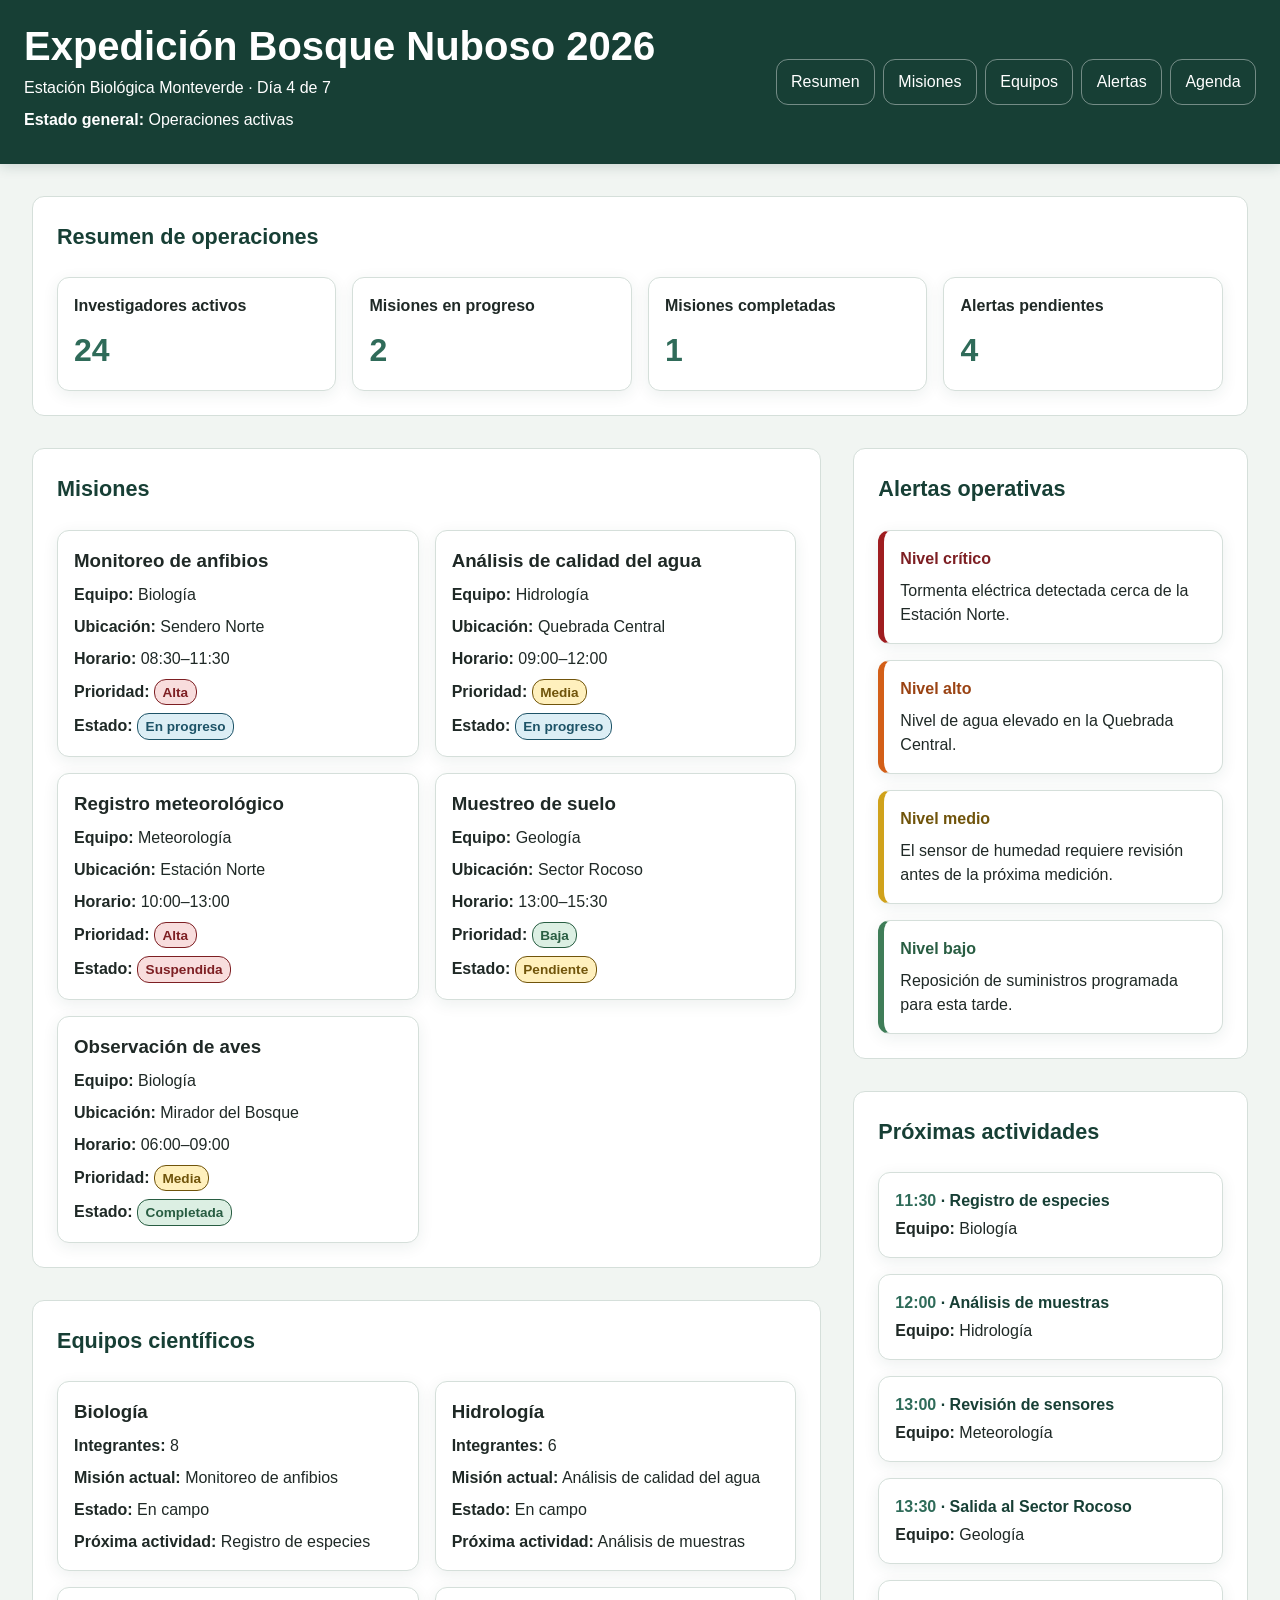
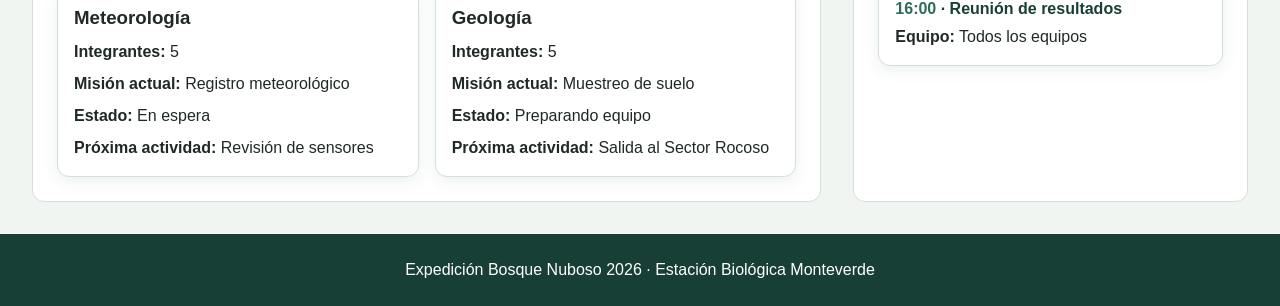
<file: caso1/index.html>
<!doctype html>
<html lang="es">

<head>
    <!-- configuración general del documento -->
    <meta charset="utf-8">
    <meta name="viewport" content="width=device-width, initial-scale=1.0">

    <title>Expedición Bosque Nuboso 2026 | Centro de Control</title>

    <!-- hoja de estilos principal del caso 1 -->
    <link rel="stylesheet" href="css/estilos.css">
</head>

<body>

    <!-- ==================================================
         encabezado principal
         contiene la información general de la expedición
         y la navegación entre las secciones del dashboard
         ================================================== -->

    <header>

        <div>
            <h1>Expedición Bosque Nuboso 2026</h1>

            <p>
                Estación Biológica Monteverde · Día 4 de 7
            </p>

            <p>
                <strong>Estado general:</strong>
                Operaciones activas
            </p>
        </div>

        <!-- navegación interna del centro de control -->
        <nav aria-label="Navegación principal">
            <ul>
                <li><a href="#resumen">Resumen</a></li>
                <li><a href="#misiones">Misiones</a></li>
                <li><a href="#equipos">Equipos</a></li>
                <li><a href="#alertas">Alertas</a></li>
                <li><a href="#agenda">Agenda</a></li>
            </ul>
        </nav>

    </header>


    <!-- ==================================================
         contenido principal del centro de control
         ================================================== -->

    <main>


        <!-- ==================================================
             resumen de operaciones
             presenta los principales indicadores de la expedición
             ================================================== -->

        <section id="resumen" aria-labelledby="titulo-resumen">

            <h2 id="titulo-resumen">
                Resumen de operaciones
            </h2>

            <div class="indicadores">

                <!-- indicador de personal activo -->
                <article class="indicador">
                    <h3>Investigadores activos</h3>
                    <p>24</p>
                </article>

                <!-- indicador de misiones actualmente en ejecución -->
                <article class="indicador">
                    <h3>Misiones en progreso</h3>
                    <p>2</p>
                </article>

                <!-- indicador de misiones finalizadas -->
                <article class="indicador">
                    <h3>Misiones completadas</h3>
                    <p>1</p>
                </article>

                <!-- indicador de alertas que requieren atención -->
                <article class="indicador">
                    <h3>Alertas pendientes</h3>
                    <p>4</p>
                </article>

            </div>

        </section>


        <!-- ==================================================
             misiones científicas
             cada artículo representa una misión independiente
             con equipo, ubicación, horario, prioridad y estado
             ================================================== -->

        <section id="misiones" aria-labelledby="titulo-misiones">

            <h2 id="titulo-misiones">
                Misiones
            </h2>

            <div class="lista-misiones">


                <!-- misión 1 -->
                <article class="mision">

                    <h3>Monitoreo de anfibios</h3>

                    <p>
                        <strong>Equipo:</strong>
                        Biología
                    </p>

                    <p>
                        <strong>Ubicación:</strong>
                        Sendero Norte
                    </p>

                    <p>
                        <strong>Horario:</strong>
                        08:30–11:30
                    </p>

                    <!-- prioridad identificada mediante texto y estilo visual -->
                    <p>
                        <strong>Prioridad:</strong>
                        <span class="prioridad prioridad-alta">
                            Alta
                        </span>
                    </p>

                    <!-- el estado no depende únicamente del color -->
                    <p>
                        <strong>Estado:</strong>
                        <span class="estado estado-progreso">
                            En progreso
                        </span>
                    </p>

                </article>


                <!-- misión 2 -->
                <article class="mision">

                    <h3>Análisis de calidad del agua</h3>

                    <p>
                        <strong>Equipo:</strong>
                        Hidrología
                    </p>

                    <p>
                        <strong>Ubicación:</strong>
                        Quebrada Central
                    </p>

                    <p>
                        <strong>Horario:</strong>
                        09:00–12:00
                    </p>

                    <p>
                        <strong>Prioridad:</strong>
                        <span class="prioridad prioridad-media">
                            Media
                        </span>
                    </p>

                    <p>
                        <strong>Estado:</strong>
                        <span class="estado estado-progreso">
                            En progreso
                        </span>
                    </p>

                </article>


                <!-- misión 3 -->
                <article class="mision">

                    <h3>Registro meteorológico</h3>

                    <p>
                        <strong>Equipo:</strong>
                        Meteorología
                    </p>

                    <p>
                        <strong>Ubicación:</strong>
                        Estación Norte
                    </p>

                    <p>
                        <strong>Horario:</strong>
                        10:00–13:00
                    </p>

                    <p>
                        <strong>Prioridad:</strong>
                        <span class="prioridad prioridad-alta">
                            Alta
                        </span>
                    </p>

                    <p>
                        <strong>Estado:</strong>
                        <span class="estado estado-suspendida">
                            Suspendida
                        </span>
                    </p>

                </article>


                <!-- misión 4 -->
                <article class="mision">

                    <h3>Muestreo de suelo</h3>

                    <p>
                        <strong>Equipo:</strong>
                        Geología
                    </p>

                    <p>
                        <strong>Ubicación:</strong>
                        Sector Rocoso
                    </p>

                    <p>
                        <strong>Horario:</strong>
                        13:00–15:30
                    </p>

                    <p>
                        <strong>Prioridad:</strong>
                        <span class="prioridad prioridad-baja">
                            Baja
                        </span>
                    </p>

                    <p>
                        <strong>Estado:</strong>
                        <span class="estado estado-pendiente">
                            Pendiente
                        </span>
                    </p>

                </article>


                <!-- misión 5 -->
                <article class="mision">

                    <h3>Observación de aves</h3>

                    <p>
                        <strong>Equipo:</strong>
                        Biología
                    </p>

                    <p>
                        <strong>Ubicación:</strong>
                        Mirador del Bosque
                    </p>

                    <p>
                        <strong>Horario:</strong>
                        06:00–09:00
                    </p>

                    <p>
                        <strong>Prioridad:</strong>
                        <span class="prioridad prioridad-media">
                            Media
                        </span>
                    </p>

                    <p>
                        <strong>Estado:</strong>
                        <span class="estado estado-completada">
                            Completada
                        </span>
                    </p>

                </article>

            </div>

        </section>


        <!-- ==================================================
             equipos científicos
             muestra integrantes, misión actual, estado
             y próxima actividad de cada equipo
             ================================================== -->

        <section id="equipos" aria-labelledby="titulo-equipos">

            <h2 id="titulo-equipos">
                Equipos científicos
            </h2>

            <div class="lista-equipos">


                <!-- equipo de biología -->
                <article class="equipo">

                    <h3>Biología</h3>

                    <p>
                        <strong>Integrantes:</strong>
                        8
                    </p>

                    <p>
                        <strong>Misión actual:</strong>
                        Monitoreo de anfibios
                    </p>

                    <p>
                        <strong>Estado:</strong>
                        En campo
                    </p>

                    <p>
                        <strong>Próxima actividad:</strong>
                        Registro de especies
                    </p>

                </article>


                <!-- equipo de hidrología -->
                <article class="equipo">

                    <h3>Hidrología</h3>

                    <p>
                        <strong>Integrantes:</strong>
                        6
                    </p>

                    <p>
                        <strong>Misión actual:</strong>
                        Análisis de calidad del agua
                    </p>

                    <p>
                        <strong>Estado:</strong>
                        En campo
                    </p>

                    <p>
                        <strong>Próxima actividad:</strong>
                        Análisis de muestras
                    </p>

                </article>


                <!-- equipo de meteorología -->
                <article class="equipo">

                    <h3>Meteorología</h3>

                    <p>
                        <strong>Integrantes:</strong>
                        5
                    </p>

                    <p>
                        <strong>Misión actual:</strong>
                        Registro meteorológico
                    </p>

                    <p>
                        <strong>Estado:</strong>
                        En espera
                    </p>

                    <p>
                        <strong>Próxima actividad:</strong>
                        Revisión de sensores
                    </p>

                </article>


                <!-- equipo de geología -->
                <article class="equipo">

                    <h3>Geología</h3>

                    <p>
                        <strong>Integrantes:</strong>
                        5
                    </p>

                    <p>
                        <strong>Misión actual:</strong>
                        Muestreo de suelo
                    </p>

                    <p>
                        <strong>Estado:</strong>
                        Preparando equipo
                    </p>

                    <p>
                        <strong>Próxima actividad:</strong>
                        Salida al Sector Rocoso
                    </p>

                </article>

            </div>

        </section>


        <!-- ==================================================
             alertas operativas
             se presentan diferentes niveles de importancia
             mediante texto y jerarquía visual
             ================================================== -->

        <section id="alertas" aria-labelledby="titulo-alertas">

            <h2 id="titulo-alertas">
                Alertas operativas
            </h2>

            <div class="lista-alertas">


                <!-- alerta de mayor prioridad -->
                <article class="alerta alerta-critica">

                    <h3>Nivel crítico</h3>

                    <p>
                        Tormenta eléctrica detectada cerca de la
                        Estación Norte.
                    </p>

                </article>


                <!-- alerta de prioridad alta -->
                <article class="alerta alerta-alta">

                    <h3>Nivel alto</h3>

                    <p>
                        Nivel de agua elevado en la
                        Quebrada Central.
                    </p>

                </article>


                <!-- alerta de prioridad media -->
                <article class="alerta alerta-media">

                    <h3>Nivel medio</h3>

                    <p>
                        El sensor de humedad requiere revisión antes
                        de la próxima medición.
                    </p>

                </article>


                <!-- alerta informativa de prioridad baja -->
                <article class="alerta alerta-baja">

                    <h3>Nivel bajo</h3>

                    <p>
                        Reposición de suministros programada
                        para esta tarde.
                    </p>

                </article>

            </div>

        </section>


        <!-- ==================================================
             agenda
             actividades ordenadas cronológicamente
             ================================================== -->

        <section id="agenda" aria-labelledby="titulo-agenda">

            <h2 id="titulo-agenda">
                Próximas actividades
            </h2>

            <div class="lista-actividades">


                <!-- actividad 1 -->
                <article class="actividad">

                    <h3>
                        <time datetime="11:30">11:30</time>
                        · Registro de especies
                    </h3>

                    <p>
                        <strong>Equipo:</strong>
                        Biología
                    </p>

                </article>


                <!-- actividad 2 -->
                <article class="actividad">

                    <h3>
                        <time datetime="12:00">12:00</time>
                        · Análisis de muestras
                    </h3>

                    <p>
                        <strong>Equipo:</strong>
                        Hidrología
                    </p>

                </article>


                <!-- actividad 3 -->
                <article class="actividad">

                    <h3>
                        <time datetime="13:00">13:00</time>
                        · Revisión de sensores
                    </h3>

                    <p>
                        <strong>Equipo:</strong>
                        Meteorología
                    </p>

                </article>


                <!-- actividad 4 -->
                <article class="actividad">

                    <h3>
                        <time datetime="13:30">13:30</time>
                        · Salida al Sector Rocoso
                    </h3>

                    <p>
                        <strong>Equipo:</strong>
                        Geología
                    </p>

                </article>


                <!-- actividad 5 -->
                <article class="actividad">

                    <h3>
                        <time datetime="16:00">16:00</time>
                        · Reunión de resultados
                    </h3>

                    <p>
                        <strong>Equipo:</strong>
                        Todos los equipos
                    </p>

                </article>

            </div>

        </section>

    </main>


    <!-- ==================================================
         pie de página
         información de identificación de la expedición
         ================================================== -->

    <footer>

        <p>
            Expedición Bosque Nuboso 2026 ·
            Estación Biológica Monteverde
        </p>

    </footer>

</body>

</html>
</file>
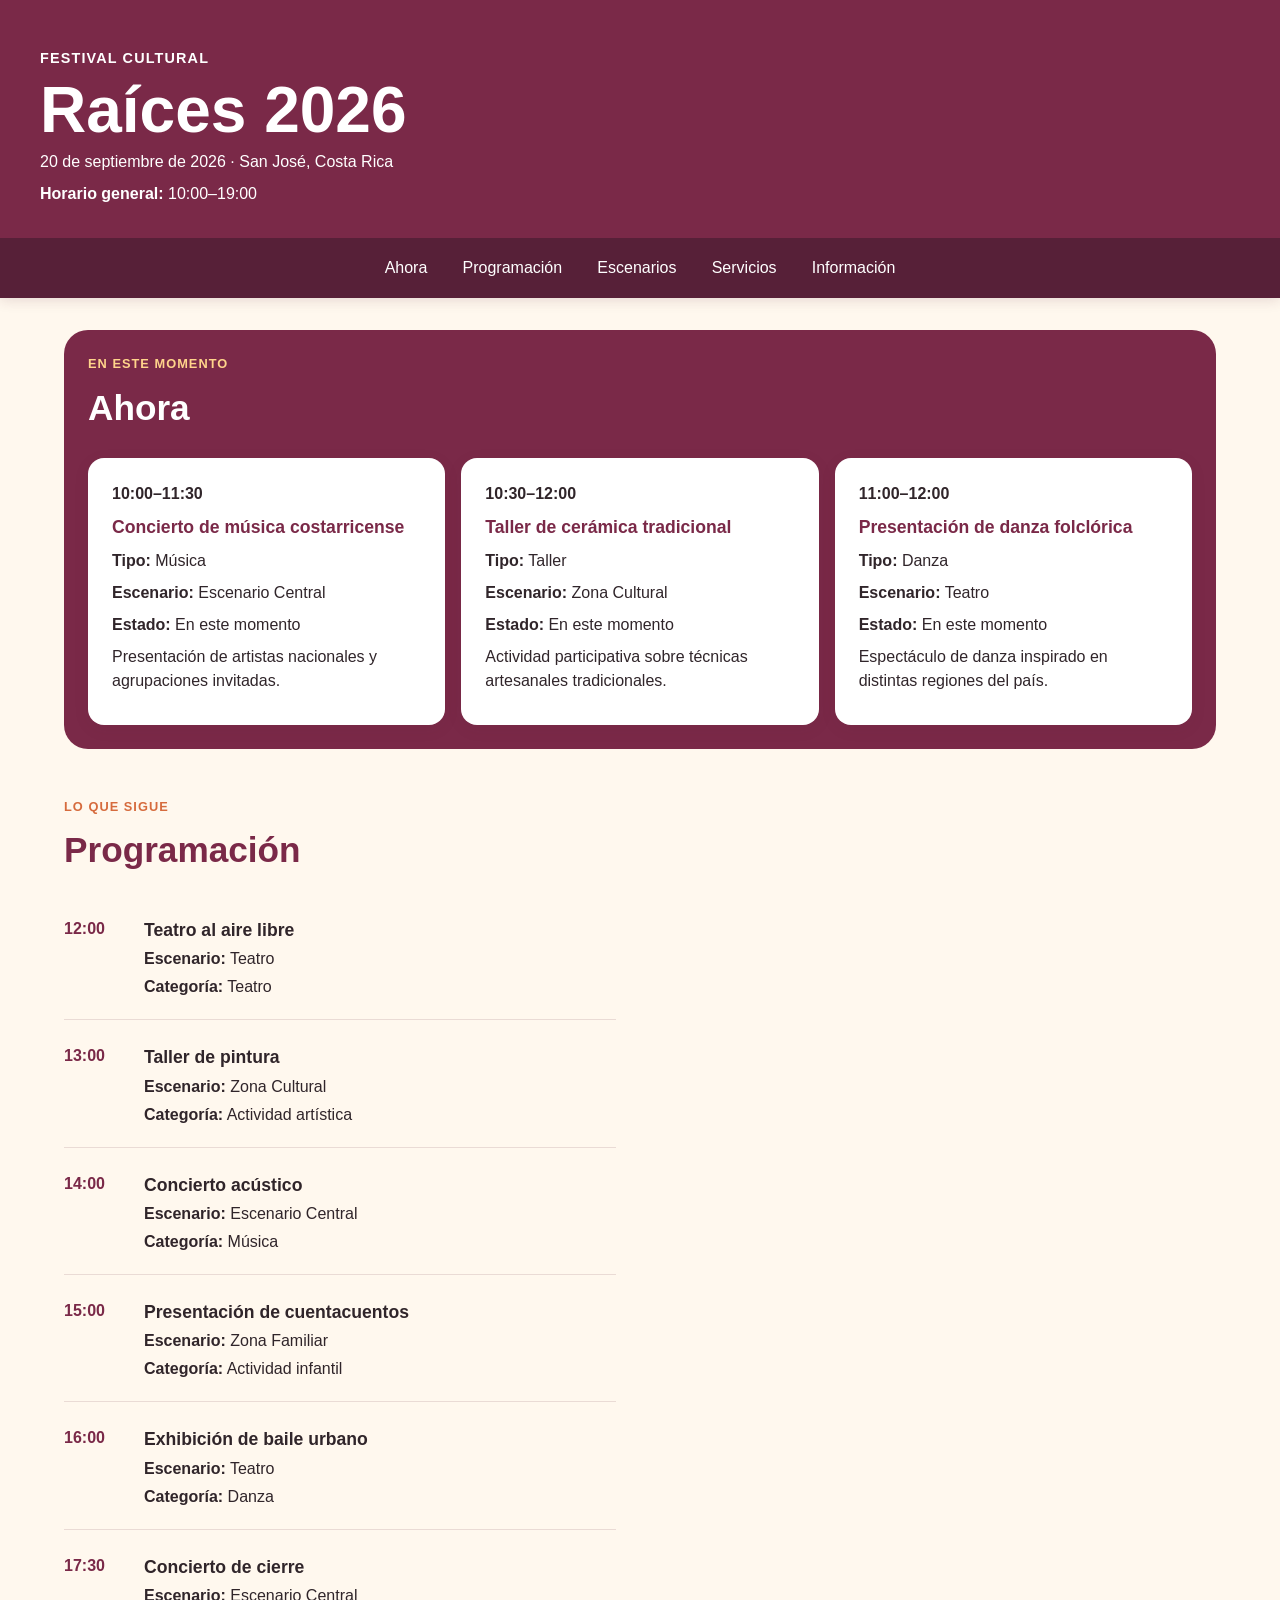
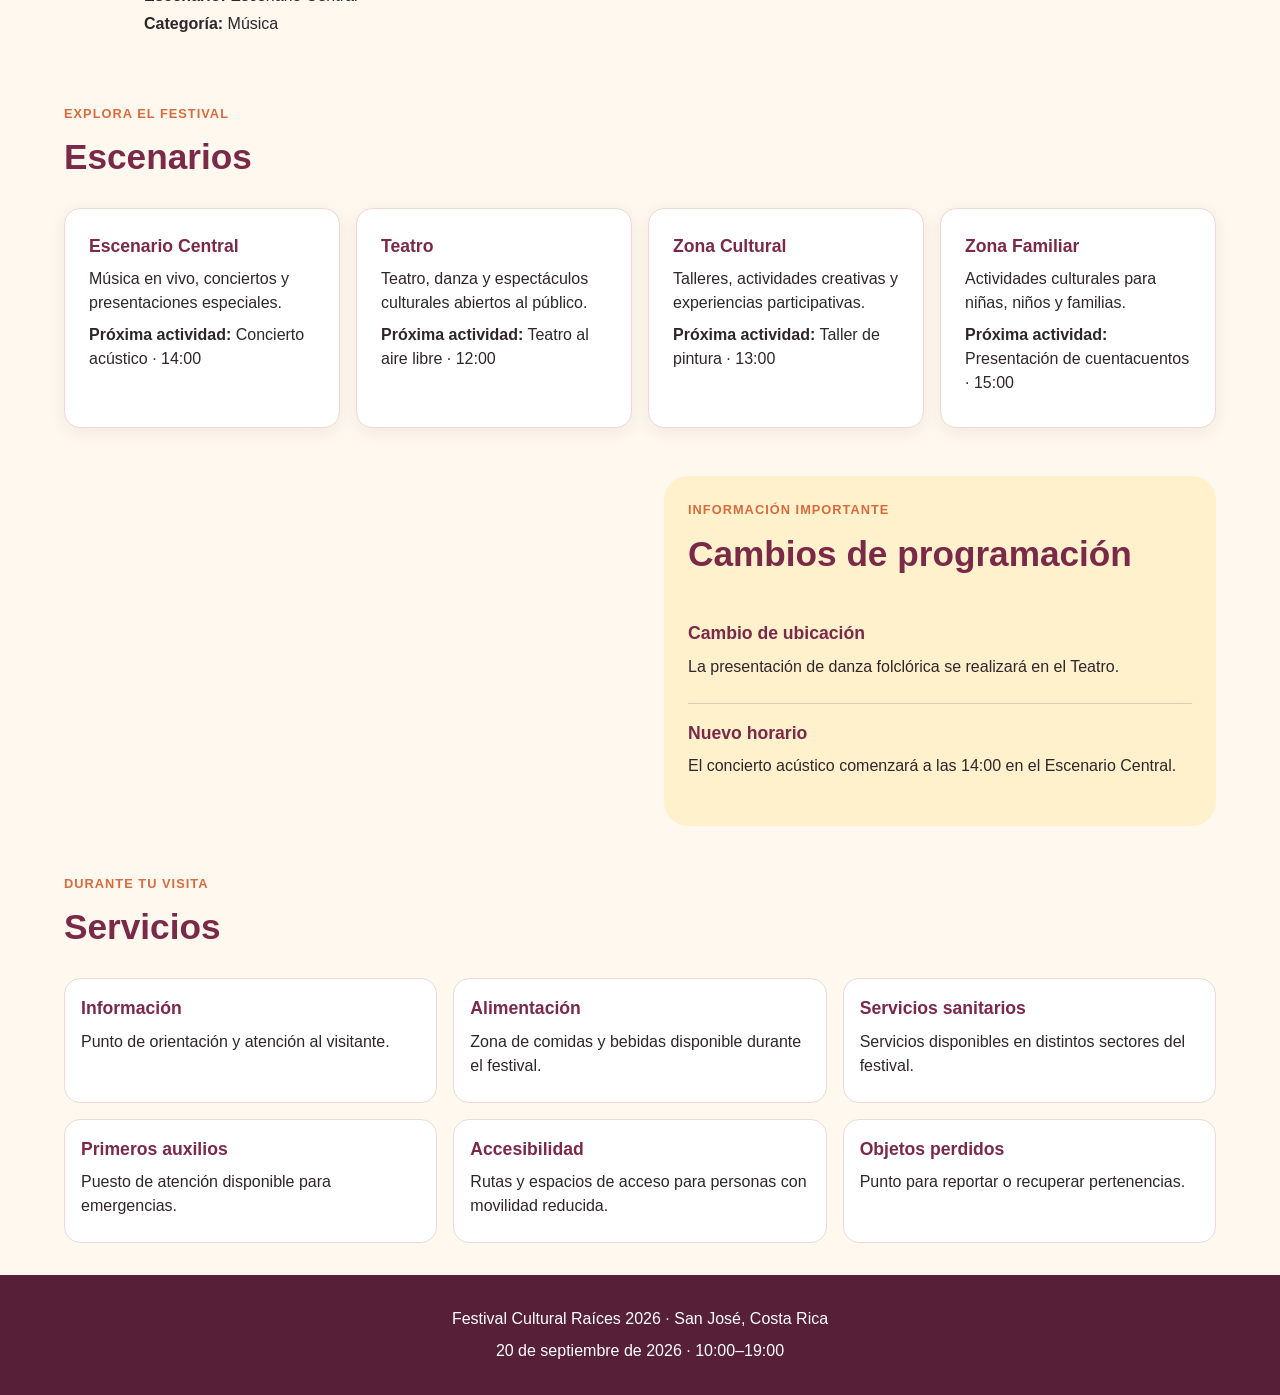
<file: caso2/index.html>
<!doctype html>
<html lang="es">

<head>
    <meta charset="utf-8">
    <meta name="viewport" content="width=device-width, initial-scale=1.0">

    <title>Festival Raíces 2026 | Programación</title>

    <link rel="stylesheet" href="css/estilos.css">
</head>

<body>

    <!-- ==================================================
         encabezado principal
         información general y navegación del festival
         ================================================== -->

    <header>

        <div>
            <p>Festival Cultural</p>

            <h1>Raíces 2026</h1>

            <p>
                20 de septiembre de 2026 ·
                San José, Costa Rica
            </p>

            <p>
                <strong>Horario general:</strong>
                10:00–19:00
            </p>
        </div>

        <nav aria-label="Navegación principal">
            <ul>
                <li><a href="#ahora">Ahora</a></li>
                <li><a href="#proximamente">Programación</a></li>
                <li><a href="#espacios">Escenarios</a></li>
                <li><a href="#servicios">Servicios</a></li>
                <li><a href="#cambios">Información</a></li>
            </ul>
        </nav>

    </header>


    <main>

        <!-- ==================================================
             actividades que ocurren ahora
             sección prioritaria para consulta móvil
             ================================================== -->

        <section id="ahora" aria-labelledby="titulo-ahora">

            <p class="etiqueta-seccion">
                En este momento
            </p>

            <h2 id="titulo-ahora">
                Ahora
            </h2>

            <div class="lista-ahora">

                <!-- actividad actual 1 -->

                <article class="actividad-destacada">

                    <p>
                        <strong>
                            <time datetime="10:00">10:00</time>–<time datetime="11:30">11:30</time>
                        </strong>
                    </p>

                    <h3>Concierto de música costarricense</h3>

                    <p>
                        <strong>Tipo:</strong>
                        Música
                    </p>

                    <p>
                        <strong>Escenario:</strong>
                        Escenario Central
                    </p>

                    <p>
                        <strong>Estado:</strong>
                        En este momento
                    </p>

                    <p>
                        Presentación de artistas nacionales y
                        agrupaciones invitadas.
                    </p>

                </article>


                <!-- actividad actual 2 -->

                <article class="actividad-destacada">

                    <p>
                        <strong>
                            <time datetime="10:30">10:30</time>–<time datetime="12:00">12:00</time>
                        </strong>
                    </p>

                    <h3>Taller de cerámica tradicional</h3>

                    <p>
                        <strong>Tipo:</strong>
                        Taller
                    </p>

                    <p>
                        <strong>Escenario:</strong>
                        Zona Cultural
                    </p>

                    <p>
                        <strong>Estado:</strong>
                        En este momento
                    </p>

                    <p>
                        Actividad participativa sobre técnicas
                        artesanales tradicionales.
                    </p>

                </article>


                <!-- actividad actual 3 -->

                <article class="actividad-destacada">

                    <p>
                        <strong>
                            <time datetime="11:00">11:00</time>–<time datetime="12:00">12:00</time>
                        </strong>
                    </p>

                    <h3>Presentación de danza folclórica</h3>

                    <p>
                        <strong>Tipo:</strong>
                        Danza
                    </p>

                    <p>
                        <strong>Escenario:</strong>
                        Teatro
                    </p>

                    <p>
                        <strong>Estado:</strong>
                        En este momento
                    </p>

                    <p>
                        Espectáculo de danza inspirado en distintas
                        regiones del país.
                    </p>

                </article>

            </div>

        </section>


        <!-- ==================================================
             próximas actividades
             seis actividades con hora, nombre,
             escenario y categoría
             ================================================== -->

        <section id="proximamente" aria-labelledby="titulo-proximamente">

            <p class="etiqueta-seccion">
                Lo que sigue
            </p>

            <h2 id="titulo-proximamente">
                Programación
            </h2>

            <div class="programacion">

                <!-- actividad próxima 1 -->

                <article class="evento">

                    <time datetime="12:00">12:00</time>

                    <div>
                        <h3>Teatro al aire libre</h3>

                        <p>
                            <strong>Escenario:</strong>
                            Teatro
                        </p>

                        <p>
                            <strong>Categoría:</strong>
                            Teatro
                        </p>
                    </div>

                </article>


                <!-- actividad próxima 2 -->

                <article class="evento">

                    <time datetime="13:00">13:00</time>

                    <div>
                        <h3>Taller de pintura</h3>

                        <p>
                            <strong>Escenario:</strong>
                            Zona Cultural
                        </p>

                        <p>
                            <strong>Categoría:</strong>
                            Actividad artística
                        </p>
                    </div>

                </article>


                <!-- actividad próxima 3 -->

                <article class="evento">

                    <time datetime="14:00">14:00</time>

                    <div>
                        <h3>Concierto acústico</h3>

                        <p>
                            <strong>Escenario:</strong>
                            Escenario Central
                        </p>

                        <p>
                            <strong>Categoría:</strong>
                            Música
                        </p>
                    </div>

                </article>


                <!-- actividad próxima 4 -->

                <article class="evento">

                    <time datetime="15:00">15:00</time>

                    <div>
                        <h3>Presentación de cuentacuentos</h3>

                        <p>
                            <strong>Escenario:</strong>
                            Zona Familiar
                        </p>

                        <p>
                            <strong>Categoría:</strong>
                            Actividad infantil
                        </p>
                    </div>

                </article>


                <!-- actividad próxima 5 -->

                <article class="evento">

                    <time datetime="16:00">16:00</time>

                    <div>
                        <h3>Exhibición de baile urbano</h3>

                        <p>
                            <strong>Escenario:</strong>
                            Teatro
                        </p>

                        <p>
                            <strong>Categoría:</strong>
                            Danza
                        </p>
                    </div>

                </article>


                <!-- actividad próxima 6 -->

                <article class="evento">

                    <time datetime="17:30">17:30</time>

                    <div>
                        <h3>Concierto de cierre</h3>

                        <p>
                            <strong>Escenario:</strong>
                            Escenario Central
                        </p>

                        <p>
                            <strong>Categoría:</strong>
                            Música
                        </p>
                    </div>

                </article>

            </div>

        </section>


        <!-- ==================================================
             programación por escenarios
             cuatro espacios principales del festival
             ================================================== -->

        <section id="espacios" aria-labelledby="titulo-espacios">

            <p class="etiqueta-seccion">
                Explora el festival
            </p>

            <h2 id="titulo-espacios">
                Escenarios
            </h2>

            <div class="grid-espacios">

                <article class="espacio">

                    <h3>Escenario Central</h3>

                    <p>
                        Música en vivo, conciertos y
                        presentaciones especiales.
                    </p>

                    <p>
                        <strong>Próxima actividad:</strong>
                        Concierto acústico ·
                        <time datetime="14:00">14:00</time>
                    </p>

                </article>


                <article class="espacio">

                    <h3>Teatro</h3>

                    <p>
                        Teatro, danza y espectáculos
                        culturales abiertos al público.
                    </p>

                    <p>
                        <strong>Próxima actividad:</strong>
                        Teatro al aire libre ·
                        <time datetime="12:00">12:00</time>
                    </p>

                </article>


                <article class="espacio">

                    <h3>Zona Cultural</h3>

                    <p>
                        Talleres, actividades creativas y
                        experiencias participativas.
                    </p>

                    <p>
                        <strong>Próxima actividad:</strong>
                        Taller de pintura ·
                        <time datetime="13:00">13:00</time>
                    </p>

                </article>


                <article class="espacio">

                    <h3>Zona Familiar</h3>

                    <p>
                        Actividades culturales para niñas,
                        niños y familias.
                    </p>

                    <p>
                        <strong>Próxima actividad:</strong>
                        Presentación de cuentacuentos ·
                        <time datetime="15:00">15:00</time>
                    </p>

                </article>

            </div>

        </section>


        <!-- ==================================================
             cambios e información importante
             ================================================== -->

        <section id="cambios" aria-labelledby="titulo-cambios">

            <p class="etiqueta-seccion">
                Información importante
            </p>

            <h2 id="titulo-cambios">
                Cambios de programación
            </h2>

            <article class="aviso">

                <h3>Cambio de ubicación</h3>

                <p>
                    La presentación de danza folclórica se realizará
                    en el Teatro.
                </p>

            </article>


            <article class="aviso">

                <h3>Nuevo horario</h3>

                <p>
                    El concierto acústico comenzará a las
                    <time datetime="14:00">14:00</time>
                    en el Escenario Central.
                </p>

            </article>

        </section>


        <!-- ==================================================
             servicios disponibles
             ================================================== -->

        <section id="servicios" aria-labelledby="titulo-servicios">

            <p class="etiqueta-seccion">
                Durante tu visita
            </p>

            <h2 id="titulo-servicios">
                Servicios
            </h2>

            <div class="lista-servicios">

                <article class="servicio">

                    <h3>Información</h3>

                    <p>
                        Punto de orientación y atención
                        al visitante.
                    </p>

                </article>


                <article class="servicio">

                    <h3>Alimentación</h3>

                    <p>
                        Zona de comidas y bebidas
                        disponible durante el festival.
                    </p>

                </article>


                <article class="servicio">

                    <h3>Servicios sanitarios</h3>

                    <p>
                        Servicios disponibles en
                        distintos sectores del festival.
                    </p>

                </article>


                <article class="servicio">

                    <h3>Primeros auxilios</h3>

                    <p>
                        Puesto de atención disponible
                        para emergencias.
                    </p>

                </article>


                <article class="servicio">

                    <h3>Accesibilidad</h3>

                    <p>
                        Rutas y espacios de acceso para
                        personas con movilidad reducida.
                    </p>

                </article>


                <article class="servicio">

                    <h3>Objetos perdidos</h3>

                    <p>
                        Punto para reportar o recuperar
                        pertenencias.
                    </p>

                </article>

            </div>

        </section>

    </main>


    <!-- ==================================================
         pie de página
         ================================================== -->

    <footer>

        <p>
            Festival Cultural Raíces 2026 ·
            San José, Costa Rica
        </p>

        <p>
            20 de septiembre de 2026 ·
            10:00–19:00
        </p>

    </footer>

</body>

</html>
</file>
<file: caso1/css/estilos.css>
/* ==================================================
   caso 1 - expedición bosque nuboso 2026
   centro de control científico
   diseño mobile first
   ================================================== */


/* =========================
   variables generales
   sistema reutilizable de
   colores, espacios y medidas
   ========================= */

:root {
    --color-fondo: #f1f5f2;
    --color-superficie: #ffffff;

    --color-principal: #173f35;
    --color-secundario: #2f6b59;

    --color-texto: #1f2926;
    --color-texto-claro: #ffffff;
    --color-borde: #d5dfda;

    /* colores de prioridad y estado */
    --color-rojo-texto: #7d1f23;
    --color-rojo-fondo: #f8dddd;

    --color-amarillo-texto: #70540b;
    --color-amarillo-fondo: #fff0bd;

    --color-verde-texto: #285d42;
    --color-verde-fondo: #dcefe3;

    --color-azul-texto: #1d5367;
    --color-azul-fondo: #dceef5;

    --espacio-xs: 0.5rem;
    --espacio-sm: 1rem;
    --espacio-md: 1.5rem;
    --espacio-lg: 2rem;
    --espacio-xl: 3rem;

    --radio: 0.75rem;

    --sombra: 0 0.25rem 1rem rgba(23, 63, 53, 0.08);

    --ancho-maximo: 87.5rem;
}


/* =========================
   estilos generales
   ========================= */



* {
    box-sizing: border-box;
}

html {
    scroll-behavior: smooth;
}

body {
    margin: 0;

    font-family: Arial, Helvetica, sans-serif;
    line-height: 1.5;

    color: var(--color-texto);
    background-color: var(--color-fondo);

    /* evita desplazamientos horizontales accidentales */
    overflow-x: hidden;
}

h1,
h2,
h3,
p {
    margin-top: 0;
}

h1 {
    margin-bottom: var(--espacio-xs);

    font-size: clamp(1.7rem, 6vw, 2.5rem);
    line-height: 1.1;
}

h2 {
    margin-bottom: var(--espacio-md);

    font-size: 1.35rem;
    color: var(--color-principal);
}

h3 {
    margin-bottom: var(--espacio-xs);
}

p {
    margin-bottom: var(--espacio-xs);
}


/* =========================
   encabezado principal

   position sticky permite
   mantener disponible la
   navegación durante el uso
   del centro de control
   ========================= */

header {
    position: sticky;
    top: 0;
    z-index: 10;

    padding: var(--espacio-md);

    color: var(--color-texto-claro);
    background-color: var(--color-principal);

    box-shadow: 0 0.2rem 0.8rem rgba(23, 63, 53, 0.18);
}

header h1 {
    color: var(--color-texto-claro);
}

header p {
    margin-bottom: var(--espacio-xs);
}


/* =========================
   navegación

   flexbox se utiliza para
   distribuir los enlaces en
   una sola dimensión
   ========================= */

nav ul {
    display: flex;
    flex-wrap: wrap;
    gap: var(--espacio-xs);

    margin: var(--espacio-md) 0 0;
    padding: 0;

    list-style: none;
}

nav a {
    display: block;

    padding: 0.6rem 0.9rem;

    color: var(--color-texto-claro);
    text-decoration: none;

    border: 0.0625rem solid rgba(255, 255, 255, 0.4);
    border-radius: var(--radio);
}

nav a:hover,
nav a:focus-visible {
    background-color: var(--color-secundario);
    border-color: var(--color-texto-claro);
}

/* foco visible para navegación mediante teclado */
nav a:focus-visible {
    outline: 0.15rem solid var(--color-texto-claro);
    outline-offset: 0.15rem;
}


/* =========================
   contenido principal

   mobile first:
   inicialmente se utiliza
   una sola columna
   ========================= */

main {
    display: grid;
    grid-template-columns: minmax(0, 1fr);
    gap: var(--espacio-md);

    width: min(100%, var(--ancho-maximo));
    margin: 0 auto;
    padding: var(--espacio-sm);
}


/* =========================
   secciones generales
   ========================= */

section {
    min-width: 0;

    padding: var(--espacio-md);

    background-color: var(--color-superficie);

    border: 0.0625rem solid var(--color-borde);
    border-radius: var(--radio);

    /*
       evita que el encabezado sticky
       cubra el título al navegar
       mediante enlaces internos
    */
    scroll-margin-top: 13rem;
}


/* =========================
   indicadores generales
   ========================= */

.indicadores {
    display: grid;
    grid-template-columns: minmax(0, 1fr);
    gap: var(--espacio-sm);
}

.indicador {
    min-width: 0;
    padding: var(--espacio-sm);

    background-color: var(--color-superficie);

    border: 0.0625rem solid var(--color-borde);
    border-radius: var(--radio);

    box-shadow: var(--sombra);
}

.indicador h3 {
    font-size: 1rem;
}

.indicador p {
    margin-bottom: 0;

    font-size: 2rem;
    font-weight: 700;

    color: var(--color-secundario);
}


/* =========================
   listas principales

   grid organiza las tarjetas
   y permite reorganizarlas
   según el ancho disponible
   ========================= */

.lista-misiones,
.lista-equipos,
.lista-alertas,
.lista-actividades {
    display: grid;
    grid-template-columns: minmax(0, 1fr);
    gap: var(--espacio-sm);
}


/* =========================
   tarjetas
   ========================= */

.mision,
.equipo,
.alerta,
.actividad {
    min-width: 0;
    padding: var(--espacio-sm);

    background-color: var(--color-superficie);

    border: 0.0625rem solid var(--color-borde);
    border-radius: var(--radio);

    box-shadow: var(--sombra);
}

.mision p,
.equipo p,
.alerta p,
.actividad p {
    margin-bottom: var(--espacio-xs);

    /* evita que textos largos provoquen overflow */
    overflow-wrap: anywhere;
}

.mision p:last-child,
.equipo p:last-child,
.alerta p:last-child,
.actividad p:last-child {
    margin-bottom: 0;
}


/* =========================
   prioridades y estados

   el color funciona como
   apoyo visual, pero cada
   elemento también contiene
   una etiqueta textual
   ========================= */

.prioridad,
.estado {
    display: inline-block;

    padding: 0.2em 0.55em;

    font-size: 0.85rem;
    font-weight: 700;
    line-height: 1.4;

    border: 0.0625rem solid currentColor;
    border-radius: var(--radio);
}


/* prioridad alta */
.prioridad-alta {
    color: var(--color-rojo-texto);
    background-color: var(--color-rojo-fondo);
}


/* prioridad media */
.prioridad-media {
    color: var(--color-amarillo-texto);
    background-color: var(--color-amarillo-fondo);
}


/* prioridad baja */
.prioridad-baja {
    color: var(--color-verde-texto);
    background-color: var(--color-verde-fondo);
}


/* misión actualmente en progreso */
.estado-progreso {
    color: var(--color-azul-texto);
    background-color: var(--color-azul-fondo);
}


/* misión pendiente */
.estado-pendiente {
    color: var(--color-amarillo-texto);
    background-color: var(--color-amarillo-fondo);
}


/* misión suspendida */
.estado-suspendida {
    color: var(--color-rojo-texto);
    background-color: var(--color-rojo-fondo);
}


/* misión completada */
.estado-completada {
    color: var(--color-verde-texto);
    background-color: var(--color-verde-fondo);
}


/* =========================
   alertas operativas

   además del color, cada
   alerta indica textualmente
   su nivel de importancia
   ========================= */

.alerta {
    border-left-width: 0.4rem;
}

.alerta h3 {
    font-size: 1rem;
}


/* nivel crítico */
.alerta-critica {
    border-left-color: #9f1d20;
}

.alerta-critica h3 {
    color: #7d1f23;
}


/* nivel alto */
.alerta-alta {
    border-left-color: #d35f18;
}

.alerta-alta h3 {
    color: #9a4313;
}


/* nivel medio */
.alerta-media {
    border-left-color: #d0a21b;
}

.alerta-media h3 {
    color: #70540b;
}


/* nivel bajo */
.alerta-baja {
    border-left-color: #3f7d58;
}

.alerta-baja h3 {
    color: #285d42;
}


/* =========================
   agenda

   flexbox organiza el
   contenido interno de cada
   actividad verticalmente
   ========================= */

.actividad {
    display: flex;
    flex-direction: column;
    justify-content: flex-start;
    gap: 0.25rem;
}

.actividad h3 {
    margin-bottom: 0;

    font-size: 1rem;
    color: var(--color-principal);
}

.actividad time {
    font-weight: 700;
    color: var(--color-secundario);
}


/* =========================
   pie de página
   ========================= */

footer {
    padding: var(--espacio-md);

    text-align: center;

    color: var(--color-texto-claro);
    background-color: var(--color-principal);
}

footer p {
    margin: 0;
}


/* ==================================================
   tablet
   desde 601px

   el contenido comienza a
   reorganizarse en dos columnas
   ================================================== */

@media (min-width: 601px) {

    main {
        grid-template-columns:
            repeat(2, minmax(0, 1fr));

        padding: var(--espacio-md);
    }

    section {
        scroll-margin-top: 11rem;
    }


    /* resumen ocupa todo el ancho */
    #resumen {
        grid-column: 1 / -1;
    }


    /* indicadores en dos columnas */
    .indicadores {
        grid-template-columns:
            repeat(2, minmax(0, 1fr));
    }


    /* misiones y equipos utilizan dos columnas */
    .lista-misiones,
    .lista-equipos {
        grid-template-columns:
            repeat(2, minmax(0, 1fr));
    }


    /* alertas y agenda ocupan todo el ancho */
    #alertas,
    #agenda {
        grid-column: 1 / -1;
    }


    /* contenido interno en dos columnas */
    .lista-alertas,
    .lista-actividades {
        grid-template-columns:
            repeat(2, minmax(0, 1fr));
    }
}


/* ==================================================
   escritorio
   desde 1024px

   el centro de control pasa a
   una distribución multizona
   ================================================== */

@media (min-width: 1024px) {

    /* encabezado horizontal mediante flexbox */
    header {
        display: flex;
        justify-content: space-between;
        align-items: center;
        gap: var(--espacio-lg);
    }

    nav ul {
        justify-content: flex-end;
        margin-top: 0;
    }


    /* evita que el header sticky cubra los títulos */
    section {
        scroll-margin-top: 8rem;
    }


    /*
       grid principal del dashboard:
       contenido operativo a la izquierda
       información secundaria a la derecha
    */
    main {
        grid-template-columns:
            minmax(0, 2fr)
            minmax(18rem, 1fr);

        grid-template-areas:
            "resumen resumen"
            "misiones alertas"
            "misiones agenda"
            "equipos agenda";

        gap: var(--espacio-lg);

        padding: var(--espacio-lg);
    }


    /* asignación de las áreas del grid */
    #resumen {
        grid-area: resumen;
    }

    #misiones {
        grid-area: misiones;
    }

    #equipos {
        grid-area: equipos;
    }

    #alertas {
        grid-area: alertas;
    }

    #agenda {
        grid-area: agenda;
    }


    /* cuatro indicadores simultáneos */
    .indicadores {
        grid-template-columns:
            repeat(4, minmax(0, 1fr));
    }


    /* tarjetas principales en dos columnas */
    .lista-misiones,
    .lista-equipos {
        grid-template-columns:
            repeat(2, minmax(0, 1fr));
    }


    /* columna lateral en una sola columna */
    .lista-alertas,
    .lista-actividades {
        grid-template-columns:
            minmax(0, 1fr);
    }

    /* ==================================================
   accesibilidad
   reduce el movimiento cuando el usuario
   tiene activada esta preferencia
   ================================================== */

@media (prefers-reduced-motion: reduce) {
    html {
        scroll-behavior: auto;
    }
}
}
</file>
<file: caso2/css/estilos.css>
/* ==================================================
   caso 2 - festival cultural raíces 2026
   diseño mobile first
   ================================================== */

:root {
    --color-fondo: #fff8ee;
    --color-superficie: #ffffff;
    --color-principal: #7a2948;
    --color-principal-oscuro: #572038;
    --color-secundario: #d66b3d;
    --color-acento: #e9ad3d;
    --color-texto: #30252a;
    --color-texto-secundario: #6c5c62;
    --color-texto-claro: #ffffff;
    --color-borde: #eadbd5;
    --color-aviso: #fff1cc;

    --espacio-xs: 0.5rem;
    --espacio-sm: 1rem;
    --espacio-md: 1.5rem;
    --espacio-lg: 2rem;
    --espacio-xl: 3rem;

    --radio-sm: 0.5rem;
    --radio-md: 1rem;
    --radio-grande: 1.5rem;

    --sombra: 0 0.25rem 1rem rgba(87, 32, 56, 0.08);

    --ancho-maximo: 75rem;
}


/* =========================
   estilos generales
   ========================= */

* {
    box-sizing: border-box;
}

html {
    scroll-behavior: smooth;
}

body {
    margin: 0;
    overflow-x: hidden;

    font-family: Arial, Helvetica, sans-serif;
    line-height: 1.5;

    color: var(--color-texto);
    background-color: var(--color-fondo);
}

h1,
h2,
h3,
p {
    margin-top: 0;
}

h1 {
    margin-bottom: var(--espacio-xs);

    font-size: clamp(2.2rem, 10vw, 4rem);
    line-height: 1;
}

h2 {
    margin-bottom: var(--espacio-md);

    font-size: clamp(1.6rem, 6vw, 2.2rem);
    color: var(--color-principal);
}

h3 {
    margin-bottom: var(--espacio-xs);
    font-size: 1.1rem;
}

p {
    margin-bottom: var(--espacio-xs);
}


/* =========================
   encabezado
   position sticky
   ========================= */

header {
    position: sticky;
    top: 0;
    z-index: 20;

    padding: var(--espacio-lg) var(--espacio-sm);

    color: var(--color-texto-claro);
    background-color: var(--color-principal);

    box-shadow: 0 0.2rem 0.8rem rgba(87, 32, 56, 0.15);
}

header > div {
    max-width: var(--ancho-maximo);
    margin: 0 auto;
}

header > div > p:first-child {
    margin-bottom: var(--espacio-xs);

    font-size: 0.9rem;
    font-weight: 700;
    letter-spacing: 0.08em;
    text-transform: uppercase;
}


/* =========================
   navegación con flexbox
   ========================= */

nav {
    margin:
        var(--espacio-lg)
        calc(var(--espacio-sm) * -1)
        calc(var(--espacio-lg) * -1);

    padding: var(--espacio-xs) var(--espacio-sm);

    background-color: var(--color-principal-oscuro);
}

nav ul {
    display: flex;
    flex-wrap: nowrap;
    gap: var(--espacio-xs);

    max-width: var(--ancho-maximo);
    margin: 0 auto;
    padding: 0;

    overflow-x: auto;

    list-style: none;
}

nav li {
    flex: 0 0 auto;
}

nav a {
    display: block;

    padding: 0.65rem 0.85rem;

    color: var(--color-texto-claro);
    text-decoration: none;

    border-radius: var(--radio-sm);
}

nav a:hover,
nav a:focus-visible {
    background-color: var(--color-secundario);
}

nav a:focus-visible {
    outline: 0.15rem solid var(--color-acento);
    outline-offset: 0.15rem;
}


/* =========================
   contenido principal
   mobile first
   ========================= */

main {
    display: grid;
    grid-template-columns: minmax(0, 1fr);
    gap: var(--espacio-lg);

    width: min(100%, var(--ancho-maximo));
    margin: 0 auto;
    padding: var(--espacio-md) var(--espacio-sm);
}

section {
    min-width: 0;
    scroll-margin-top: 14rem;
}

.etiqueta-seccion {
    margin-bottom: var(--espacio-xs);

    font-size: 0.8rem;
    font-weight: 700;
    letter-spacing: 0.08em;
    text-transform: uppercase;

    color: var(--color-secundario);
}


/* =========================
   ahora
   prioridad en teléfono
   ========================= */

#ahora {
    padding: var(--espacio-md);

    color: var(--color-texto-claro);
    background-color: var(--color-principal);

    border-radius: var(--radio-grande);
}

#ahora h2 {
    color: var(--color-texto-claro);
}

#ahora .etiqueta-seccion {
    color: #ffd48b;
}

.lista-ahora {
    display: grid;
    grid-template-columns: minmax(0, 1fr);
    gap: var(--espacio-sm);
}

.actividad-destacada {
    min-width: 0;
    padding: var(--espacio-md);

    color: var(--color-texto);
    background-color: var(--color-superficie);

    border-radius: var(--radio-md);

    box-shadow: var(--sombra);
}

.actividad-destacada h3 {
    color: var(--color-principal);
}


/* =========================
   programación
   flexbox
   ========================= */

.programacion {
    display: flex;
    flex-direction: column;
    gap: var(--espacio-xs);
}

.evento {
    display: flex;
    align-items: flex-start;
    gap: var(--espacio-sm);

    min-width: 0;
    padding: var(--espacio-sm) 0;

    border-bottom: 0.0625rem solid var(--color-borde);
}

.evento:last-child {
    border-bottom: 0;
}

.evento time {
    flex: 0 0 4rem;

    font-weight: 700;
    color: var(--color-principal);
}

.evento div {
    min-width: 0;
    flex: 1;
}

.evento h3,
.evento p {
    margin-bottom: 0.25rem;
}


/* =========================
   espacios
   css grid
   ========================= */

.grid-espacios {
    display: grid;
    grid-template-columns: minmax(0, 1fr);
    gap: var(--espacio-sm);
}

.espacio {
    min-width: 0;
    padding: var(--espacio-md);

    background-color: var(--color-superficie);

    border: 0.0625rem solid var(--color-borde);
    border-radius: var(--radio-md);

    box-shadow: var(--sombra);
}

.espacio h3 {
    color: var(--color-principal);
}


/* =========================
   cambios de programación
   ========================= */

#cambios {
    padding: var(--espacio-md);

    background-color: var(--color-aviso);

    border-radius: var(--radio-grande);
}

.aviso {
    padding: var(--espacio-sm) 0;

    border-bottom: 0.0625rem solid rgba(122, 41, 72, 0.2);
}

.aviso:last-child {
    border-bottom: 0;
}

.aviso h3 {
    color: var(--color-principal);
}


/* =========================
   servicios
   ========================= */

.lista-servicios {
    display: grid;
    grid-template-columns: repeat(2, minmax(0, 1fr));
    gap: var(--espacio-sm);
}

.servicio {
    min-width: 0;
    padding: var(--espacio-sm);

    background-color: var(--color-superficie);

    border: 0.0625rem solid var(--color-borde);
    border-radius: var(--radio-md);
}

.servicio h3 {
    color: var(--color-principal);
}

.actividad-destacada p,
.espacio p,
.aviso p,
.servicio p {
    overflow-wrap: anywhere;
}


/* =========================
   pie de página
   ========================= */

footer {
    padding: var(--espacio-lg) var(--espacio-sm);

    text-align: center;

    color: var(--color-texto-claro);
    background-color: var(--color-principal-oscuro);
}

footer p {
    margin-bottom: var(--espacio-xs);
}

footer p:last-child {
    margin-bottom: 0;
}


/* ==================================================
   tablet
   reorganización desde 601px
   ================================================== */

@media (min-width: 601px) {

    header {
        padding-inline: var(--espacio-md);
    }

    nav {
        margin-inline: calc(var(--espacio-md) * -1);
        padding-inline: var(--espacio-md);
    }

    main {
        padding: var(--espacio-lg) var(--espacio-md);
    }

    section {
        scroll-margin-top: 13rem;
    }

    .lista-ahora {
        grid-template-columns: repeat(2, minmax(0, 1fr));
    }

    .grid-espacios {
        grid-template-columns: repeat(2, minmax(0, 1fr));
    }

    .lista-servicios {
        grid-template-columns: repeat(3, minmax(0, 1fr));
    }
}


/* ==================================================
   escritorio
   reorganización desde 1024px
   ================================================== */

@media (min-width: 1024px) {

    header {
        padding-top: var(--espacio-xl);
    }

    nav ul {
        justify-content: center;
        overflow-x: visible;
    }

    main {
        grid-template-columns: repeat(2, minmax(0, 1fr));
        gap: var(--espacio-xl);
    }

    section {
        scroll-margin-top: 14rem;
    }

    #ahora,
    #espacios {
        grid-column: 1 / -1;
    }

    #proximamente {
        grid-column: 1;
    }

    #cambios {
        grid-column: 2;
    }

    #servicios {
        grid-column: 1 / -1;
    }

    .lista-ahora {
        grid-template-columns: repeat(3, minmax(0, 1fr));
    }

    .grid-espacios {
        grid-template-columns: repeat(4, minmax(0, 1fr));
    }

    .lista-servicios {
        grid-template-columns: repeat(3, minmax(0, 1fr));
    }
}
</file>
